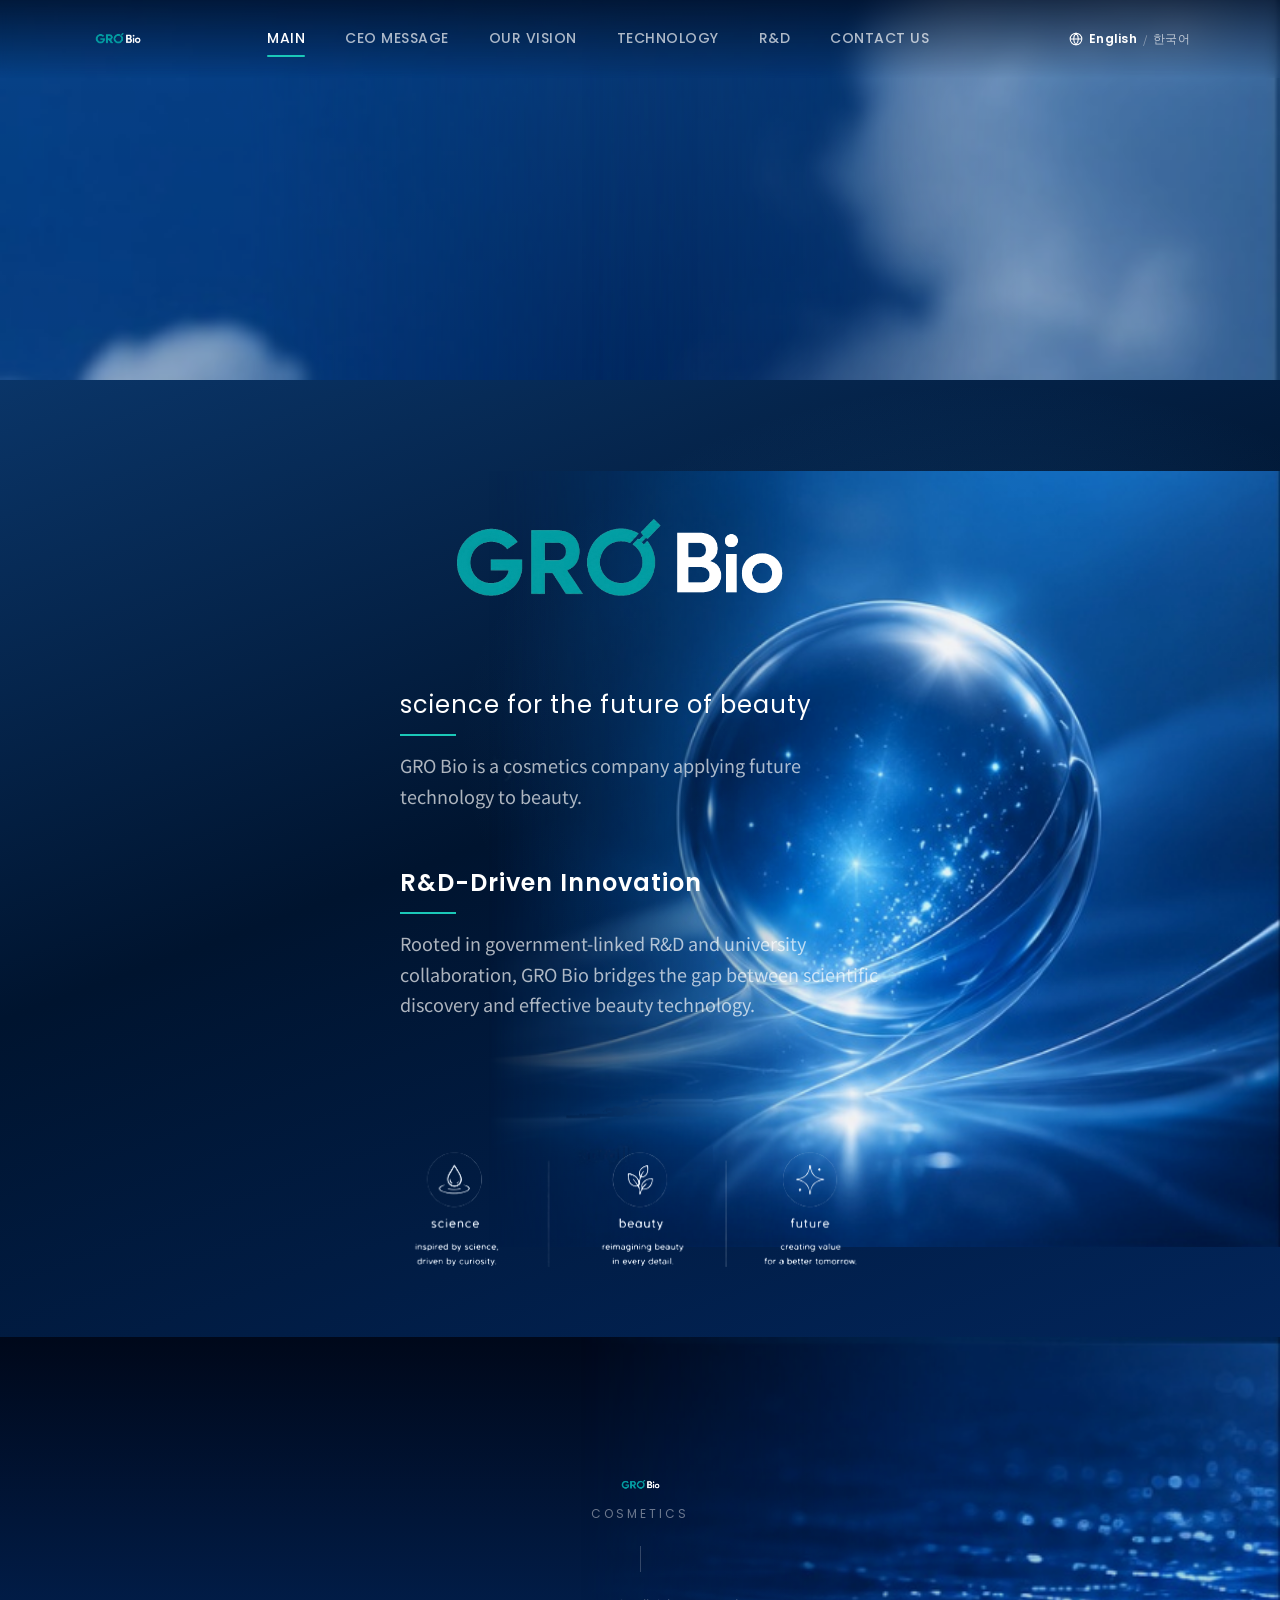
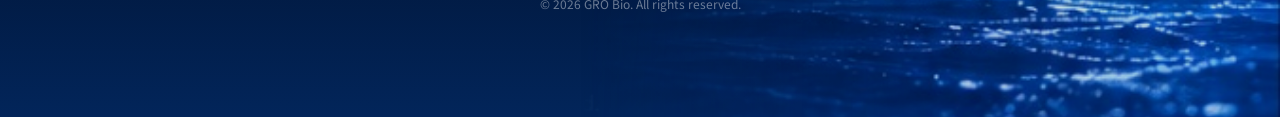
<file: index.html>
<!DOCTYPE html>
<html lang="en">
<head>
<meta charset="UTF-8">
<meta name="viewport" content="width=device-width, initial-scale=1.0">
<title>GRO Bio | science for the future of beauty</title>
<meta name="description" content="GRO Bio is a cosmetics company that applies future technology to beauty.">
<link rel="icon" href="assets/logo.png">
<link rel="stylesheet" href="style.css">
</head>
<body>

<header class="site-header">
  <div class="wrap">
    <a href="index.html" class="brand"><img src="assets/logo-white.png" alt="GRO Bio"></a>
    <nav class="nav-links">
      <a href="index.html" class="active eng"><span class="lang-en">MAIN</span><span class="lang-kr">메인</span></a>
      <a href="ceo.html" class="eng"><span class="lang-en">CEO MESSAGE</span><span class="lang-kr">CEO 인사</span></a>
      <a href="vision.html" class="eng"><span class="lang-en">OUR VISION</span><span class="lang-kr">비전</span></a>
      <a href="technology.html" class="eng"><span class="lang-en">TECHNOLOGY</span><span class="lang-kr">기술</span></a>
      <a href="rd.html" class="eng"><span class="lang-en">R&amp;D</span><span class="lang-kr">R&amp;D</span></a>
      <a href="contact.html" class="eng"><span class="lang-en">CONTACT US</span><span class="lang-kr">문의하기</span></a>
    </nav>
    <div class="lang-switch">
      <svg class="lang-globe" viewBox="0 0 24 24" fill="none" stroke="currentColor" stroke-width="1.8"><circle cx="12" cy="12" r="10"/><path d="M2 12h20M12 2a15.3 15.3 0 0 1 4 10 15.3 15.3 0 0 1-4 10 15.3 15.3 0 0 1-4-10 15.3 15.3 0 0 1 4-10z"/></svg>
      <button class="lang-btn" data-lang="en" onclick="setLang('en')">English</button>
      <span class="lang-sep">/</span>
      <button class="lang-btn" data-lang="kr" onclick="setLang('kr')">한국어</button>
    </div>
    <button class="nav-toggle" aria-label="Open menu"><span></span></button>
  </div>
</header>

<section class="sky-band">
  <div class="cloud-l"></div>
  <div class="cloud-r"></div>
</section>

<section class="hero">
  <div class="hero-orb"></div>
  <div class="wrap hero-inner">
    <img class="hero-mark" src="assets/logo-white.png" alt="GRO Bio">
    <p class="hero-tagline eng">science for the future of beauty</p>
    <div class="hero-rule"></div>
    <p class="hero-desc"><span class="lang-en">GRO Bio is a cosmetics company applying future technology to beauty.</span><span class="lang-kr">GRO Bio 는 새로운 기술과 솔루션으로 고객과 함께 합니다.</span></p>
    <p class="hero-tagline hero-tagline--rd"><span class="lang-en">R&amp;D-Driven Innovation</span><span class="lang-kr">R&amp;D 중심 혁신</span></p>
    <div class="hero-rule"></div>
    <p class="hero-desc"><span class="lang-en">Rooted in government-linked R&amp;D and university collaboration, GRO Bio bridges the gap between scientific discovery and effective beauty technology.</span><span class="lang-kr">정부 R&amp;D 사업과 국내 유수 대학과의 산학 협력을 통해 최신 과학을 뷰티 산업에 실현시킵니다.</span></p>
  </div>
  <div class="hero-pillars"><img src="assets/pillars-graphic.png" alt="science, beauty, future"></div>
</section>

<footer class="site-footer">
  <div class="footer-water"></div>
  <div class="wrap footer-inner">
    <img src="assets/logo-white.png" alt="GRO Bio">
    <div class="tag">cosmetics</div>
    <div class="footer-rule"></div>
    <div class="copyright">&copy; 2026 GRO Bio. All rights reserved.</div>
  </div>
</footer>

<script src="script.js"></script>
</body>
</html>
</file>
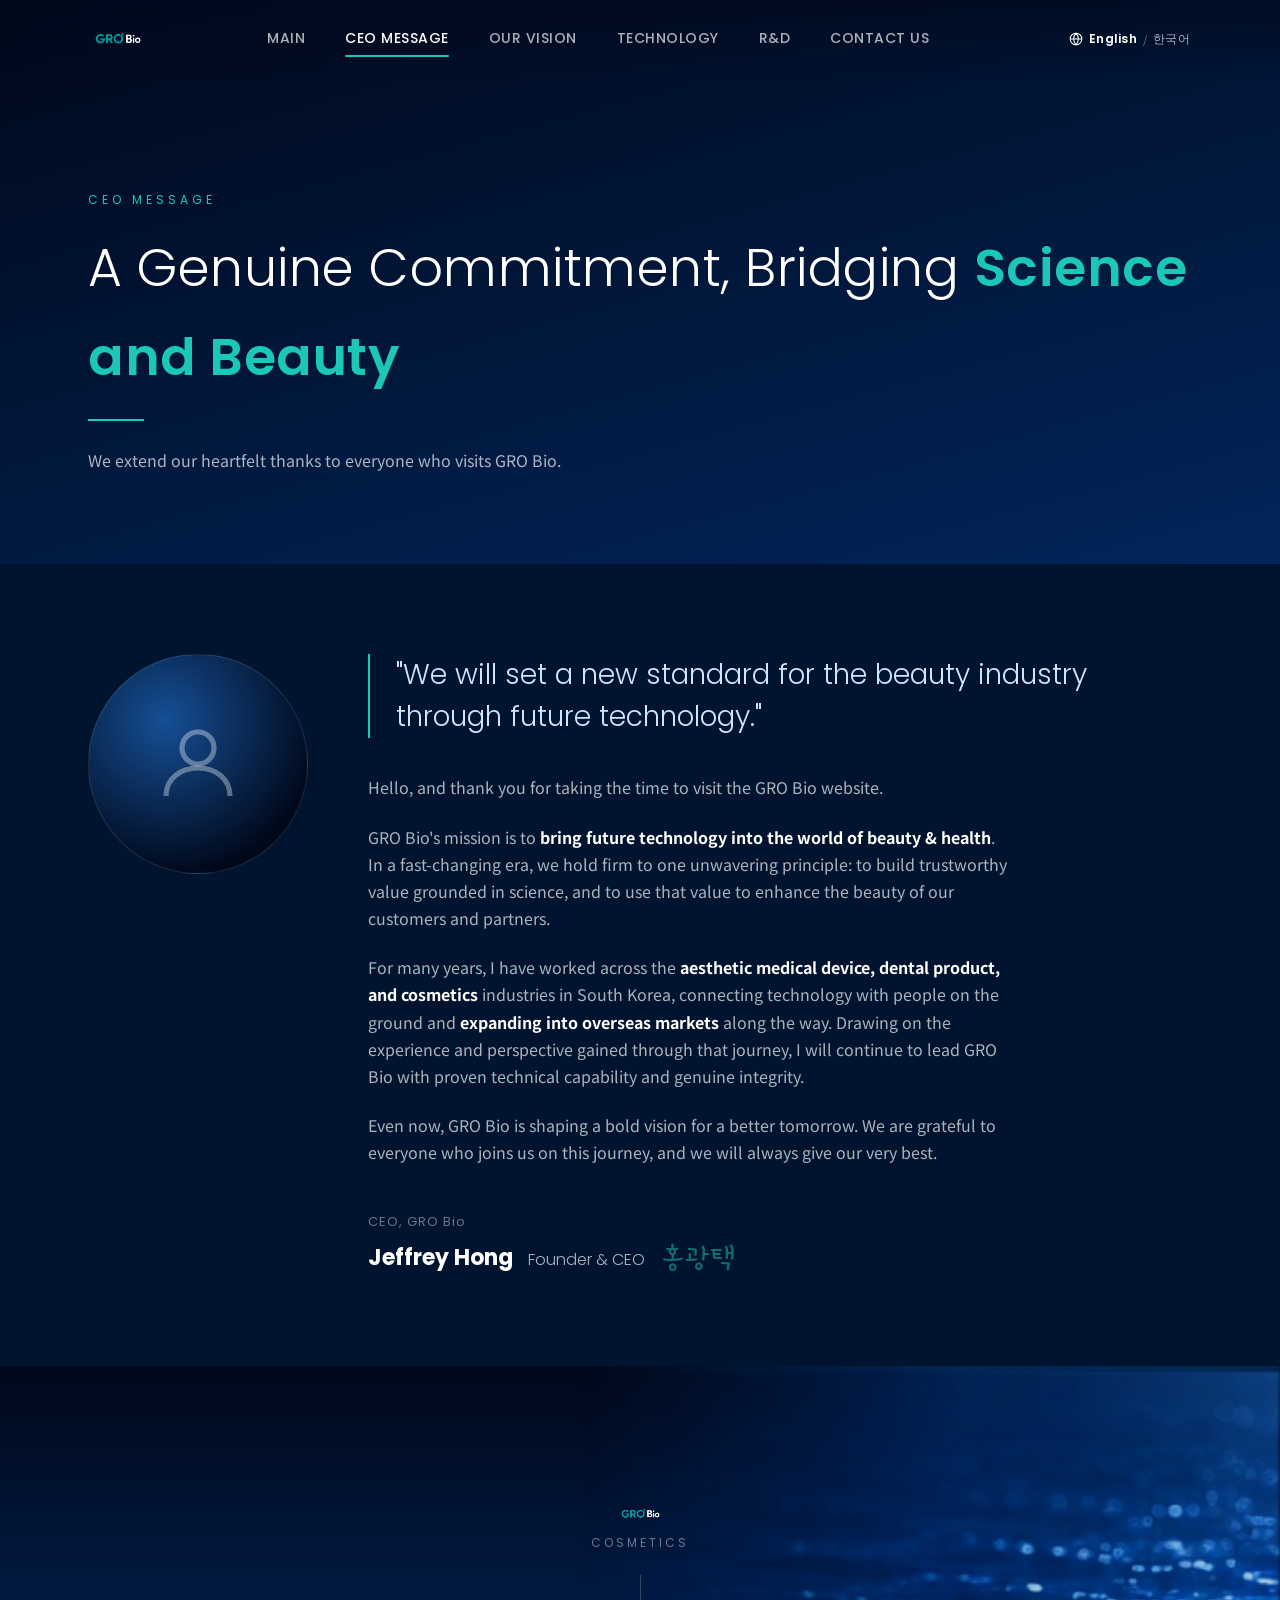
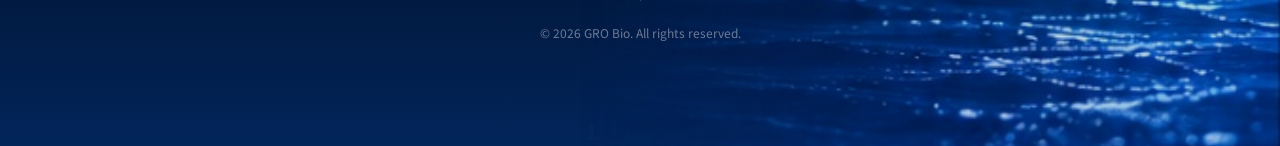
<file: ceo.html>
<!DOCTYPE html>
<html lang="en">
<head>
<meta charset="UTF-8">
<meta name="viewport" content="width=device-width, initial-scale=1.0">
<title>CEO Message | GRO Bio</title>
<meta name="description" content="A message from Jeffrey Hong, CEO of GRO Bio.">
<link rel="icon" href="assets/logo.png">
<link rel="stylesheet" href="style.css">
</head>
<body>

<header class="site-header solid">
  <div class="wrap">
    <a href="index.html" class="brand"><img src="assets/logo-white.png" alt="GRO Bio"></a>
    <nav class="nav-links">
      <a href="index.html" class="eng"><span class="lang-en">MAIN</span><span class="lang-kr">메인</span></a>
      <a href="ceo.html" class="active eng"><span class="lang-en">CEO MESSAGE</span><span class="lang-kr">CEO 인사</span></a>
      <a href="vision.html" class="eng"><span class="lang-en">OUR VISION</span><span class="lang-kr">비전</span></a>
      <a href="technology.html" class="eng"><span class="lang-en">TECHNOLOGY</span><span class="lang-kr">기술</span></a>
      <a href="rd.html" class="eng"><span class="lang-en">R&amp;D</span><span class="lang-kr">R&amp;D</span></a>
      <a href="contact.html" class="eng"><span class="lang-en">CONTACT US</span><span class="lang-kr">문의하기</span></a>
    </nav>
    <div class="lang-switch">
      <svg class="lang-globe" viewBox="0 0 24 24" fill="none" stroke="currentColor" stroke-width="1.8"><circle cx="12" cy="12" r="10"/><path d="M2 12h20M12 2a15.3 15.3 0 0 1 4 10 15.3 15.3 0 0 1-4 10 15.3 15.3 0 0 1-4-10 15.3 15.3 0 0 1 4-10z"/></svg>
      <button class="lang-btn" data-lang="en" onclick="setLang('en')">English</button>
      <span class="lang-sep">/</span>
      <button class="lang-btn" data-lang="kr" onclick="setLang('kr')">한국어</button>
    </div>
    <button class="nav-toggle" aria-label="Open menu"><span></span></button>
  </div>
</header>

<section class="page-hero">
  <div class="wrap">
    <div class="section-eyebrow">CEO MESSAGE</div>
    <h1 class="lang-en">A Genuine Commitment, Bridging <b>Science and Beauty</b></h1>
    <div class="page-hero-rule"></div>
    <p class="sub lang-en">We extend our heartfelt thanks to everyone who visits GRO Bio.</p>
  </div>
</section>

<section class="section">
  <div class="wrap">
    <div class="ceo-layout">
      <div class="ceo-portrait lang-en">
        <svg viewBox="0 0 24 24" fill="none" stroke="currentColor" stroke-width="1.3"><circle cx="12" cy="8" r="4"/><path d="M4 20c0-4.4 3.6-7 8-7s8 2.6 8 7"/></svg>
      </div>
      <div>
        <p class="ceo-quote"><span class="lang-en">"We will set a new standard for the beauty industry through future technology."</span><span class="lang-kr">"미래 기술로 뷰티 산업의 새로운 접근을 목표로 연구하고 있습니다."</span></p>
        <div class="ceo-body">
          <p><span class="lang-en">Hello, and thank you for taking the time to visit the GRO Bio website.</span><span class="lang-kr">안녕하세요, GRO Bio 홈페이지를 방문해 주셔서 감사합니다.</span></p>
          <p><span class="lang-en">GRO Bio's mission is to <strong>bring future technology into the world of beauty &amp; health</strong>. In a fast-changing era, we hold firm to one unwavering principle: to build trustworthy value grounded in science, and to use that value to enhance the beauty of our customers and partners.</span><span class="lang-kr">GRO Bio의 사명은 미래 기술을 뷰티&amp;헬스 분야에 구현하는 것입니다. 빠르게 변화하는 시대 속에서도 저희는 하나의 원칙을 지킵니다. 과학에 기반한 신뢰할 수 있는 가치를 만들고, 그 가치로 고객과 파트너의 아름다움을 더욱 빛나게 하는 것입니다.</span></p>
          <p><span class="lang-en">For many years, I have worked across the <strong>aesthetic medical device, dental product, and cosmetics</strong> industries in South Korea, connecting technology with people on the ground and <strong>expanding into overseas markets</strong> along the way. Drawing on the experience and perspective gained through that journey, I will continue to lead GRO Bio with proven technical capability and genuine integrity.</span><span class="lang-kr">우리는 오랜 시간 동안 피부미용, 화장품 산업을 아우르며 기술과 현장을 연결하고 해외 시장을 개척해 왔습니다. 그 과정에서 쌓아온 경험과 통찰을 바탕으로, GRO Bio를 검증된 기술력과 진정성으로 이끌어 나가겠습니다.</span></p>
          <p><span class="lang-en">Even now, GRO Bio is shaping a bold vision for a better tomorrow. We are grateful to everyone who joins us on this journey, and we will always give our very best.</span><span class="lang-kr">지금 이 순간에도 GRO Bio는 더 나은 내일을 위한 대담한 비전을 만들어가고 있습니다. 함께해 주시는 모든 분께 감사드리며, 언제나 최선을 다하겠습니다.</span></p>
        </div>
        <div class="signature">
          <div class="role eng">CEO, GRO Bio</div>
          <div class="name eng">Jeffrey Hong <span>Founder &amp; CEO</span> <span class="sig-kr">홍광택</span></div>
        </div>
      </div>
    </div>
  </div>
</section>

<footer class="site-footer">
  <div class="footer-water"></div>
  <div class="wrap footer-inner">
    <img src="assets/logo-white.png" alt="GRO Bio">
    <div class="tag">cosmetics</div>
    <div class="footer-rule"></div>
    <div class="copyright">&copy; 2026 GRO Bio. All rights reserved.</div>
  </div>
</footer>

<script src="script.js"></script>
</body>
</html>
</file>
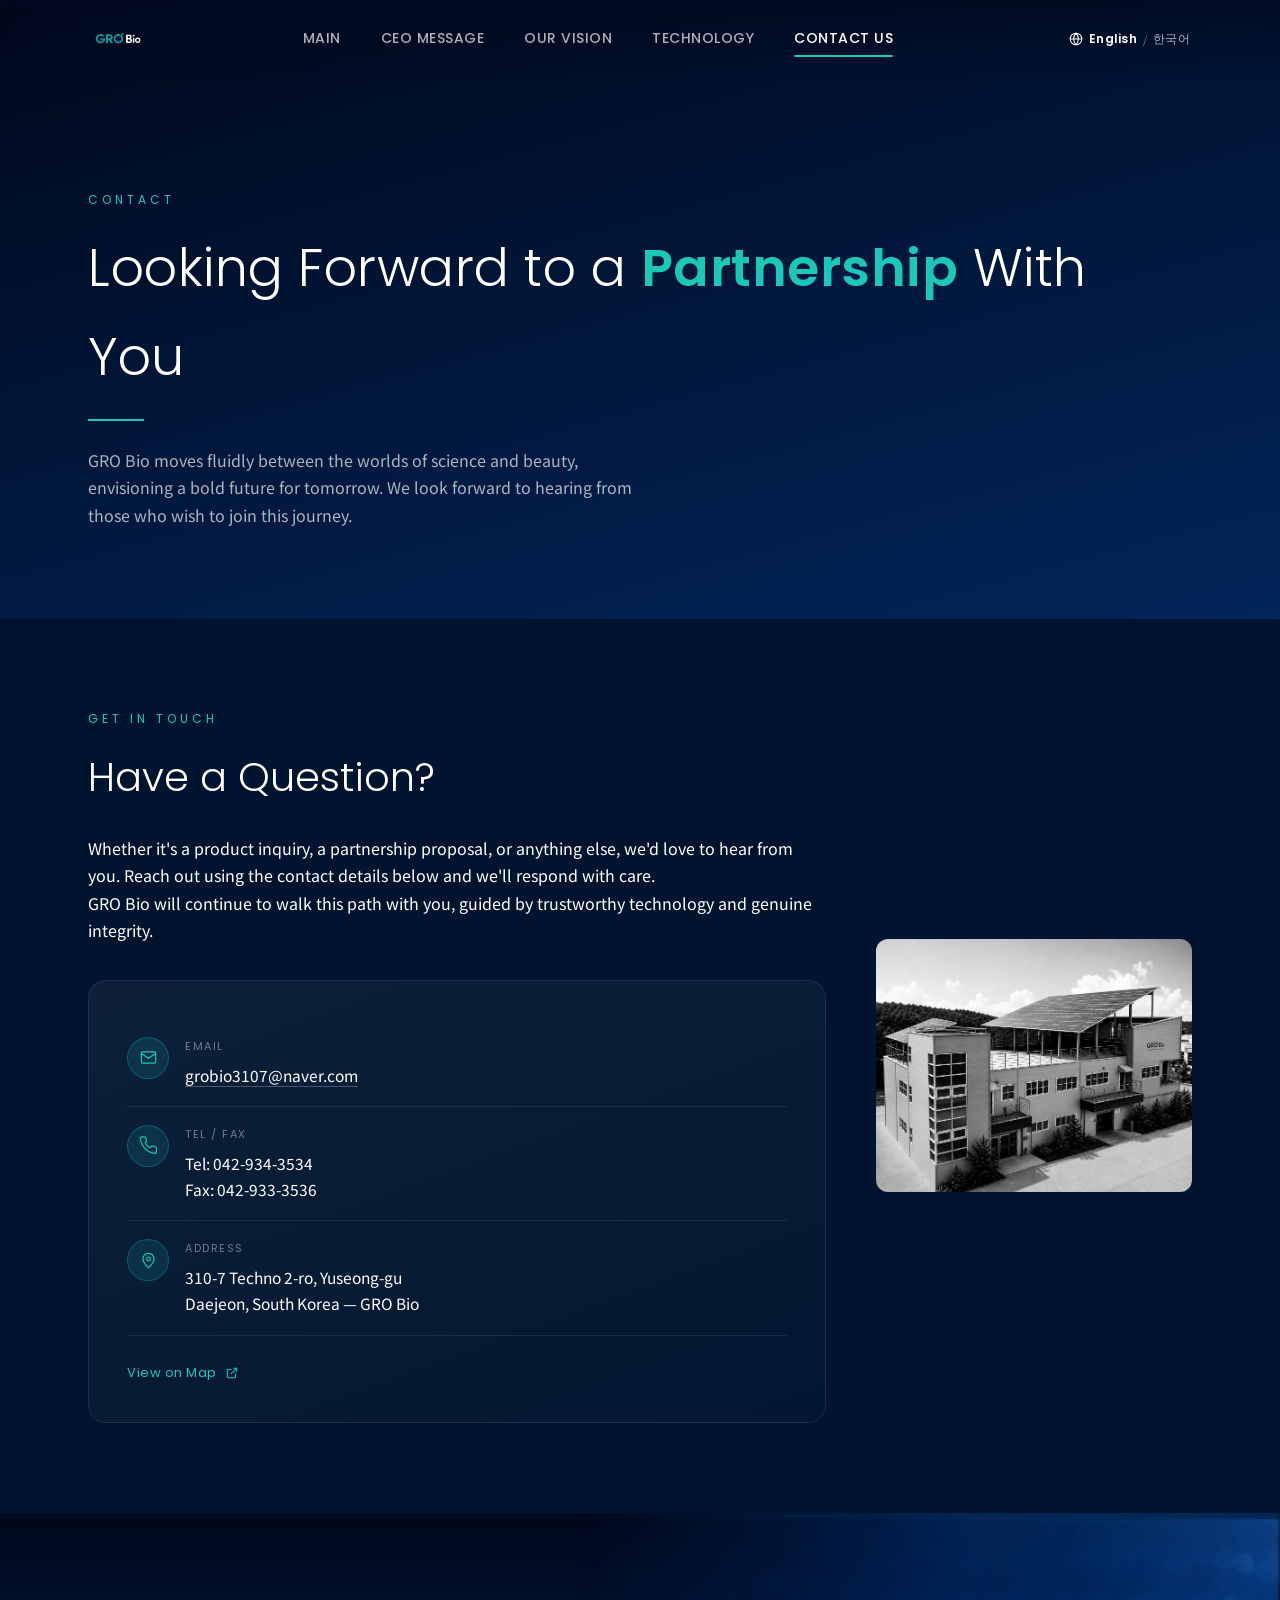
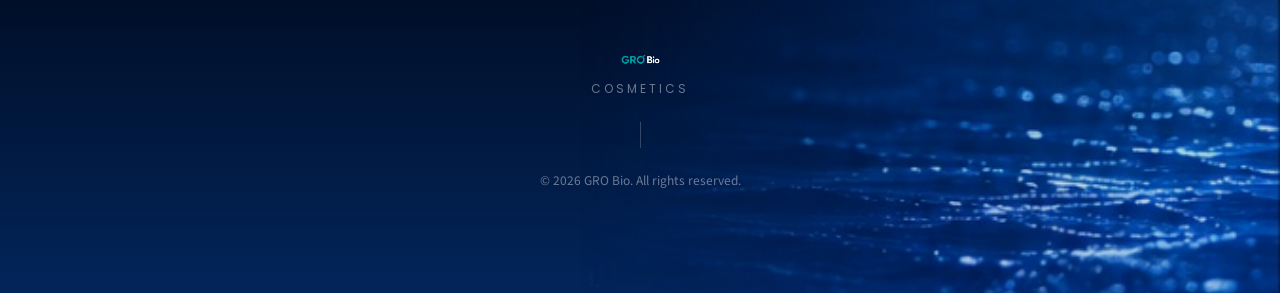
<file: contact.html>
<!DOCTYPE html>
<html lang="en">
<head>
<meta charset="UTF-8">
<meta name="viewport" content="width=device-width, initial-scale=1.0">
<title>Contact Us | GRO Bio</title>
<meta name="description" content="Get in touch with GRO Bio.">
<link rel="icon" href="assets/logo.png">
<link rel="stylesheet" href="style.css">
</head>
<body>

<header class="site-header solid">
  <div class="wrap">
    <a href="index.html" class="brand"><img src="assets/logo-white.png" alt="GRO Bio"></a>
    <nav class="nav-links">
      <a href="index.html" class="eng"><span class="lang-en">MAIN</span><span class="lang-kr">메인</span></a>
      <a href="ceo.html" class="eng"><span class="lang-en">CEO MESSAGE</span><span class="lang-kr">CEO 인사</span></a>
      <a href="vision.html" class="eng"><span class="lang-en">OUR VISION</span><span class="lang-kr">비전</span></a>
      <a href="technology.html" class="eng"><span class="lang-en">TECHNOLOGY</span><span class="lang-kr">기술</span></a>
      <a href="contact.html" class="active eng"><span class="lang-en">CONTACT US</span><span class="lang-kr">문의하기</span></a>
    </nav>
    <div class="lang-switch">
      <svg class="lang-globe" viewBox="0 0 24 24" fill="none" stroke="currentColor" stroke-width="1.8"><circle cx="12" cy="12" r="10"/><path d="M2 12h20M12 2a15.3 15.3 0 0 1 4 10 15.3 15.3 0 0 1-4 10 15.3 15.3 0 0 1-4-10 15.3 15.3 0 0 1 4-10z"/></svg>
      <button class="lang-btn" data-lang="en" onclick="setLang('en')">English</button>
      <span class="lang-sep">/</span>
      <button class="lang-btn" data-lang="kr" onclick="setLang('kr')">한국어</button>
    </div>
    <button class="nav-toggle" aria-label="Open menu"><span></span></button>
  </div>
</header>

<section class="page-hero">
  <div class="wrap">
    <div class="section-eyebrow">CONTACT</div>
    <h1><span class="lang-en">Looking Forward to a <b>Partnership</b> With You</span><span class="lang-kr">함께할 <b>파트너</b>분들을 기다립니다</span></h1>
    <div class="page-hero-rule"></div>
    <p class="sub"><span class="lang-en">GRO Bio moves fluidly between the worlds of science and beauty, envisioning a bold future for tomorrow. We look forward to hearing from those who wish to join this journey.</span><span class="lang-kr">GRO Bio는 과학과 뷰티의 조화로움으로 내일을 향한 큰 비전을 실현시켜 나가고 있습니다.<br>이 여정에 함께하고자 하시는 분의 연락을 기다립니다.</span></p>
  </div>
</section>

<section class="section">
  <div class="wrap">
    <div class="contact-grid">

      <!-- 텍스트 (데스크탑: 왼쪽 상단, 모바일: 1번째) -->
      <div class="contact-text">
        <div class="section-eyebrow"><span class="lang-en">GET IN TOUCH</span><span class="lang-kr">문의</span></div>
        <h2 class="section-title" style="margin-bottom:24px"><span class="lang-en">Have a Question?</span><span class="lang-kr">제휴 및 도입 문의</span></h2>
        <p><span class="lang-en">Whether it's a product inquiry, a partnership proposal, or anything else, we'd love to hear from you. Reach out using the contact details below and we'll respond with care.</span><span class="lang-kr">제품 도입 문의, 파트너십 제안, 공동 연구 제안 등 궁금한 사항은<br>아래 연락처로 연락 주시면 감사하겠습니다.</span></p>
        <p><span class="lang-en">GRO Bio will continue to walk this path with you, guided by trustworthy technology and genuine integrity.</span></p>
      </div>

      <!-- 사진 (데스크탑: 오른쪽, 모바일: 2번째) -->
      <div class="contact-photo-col">
        <img src="assets/회사 전경 사진.png" alt="GRO Bio Office" class="company-photo">
      </div>

      <!-- 이메일/주소 (데스크탑: 왼쪽 하단, 모바일: 3번째/마지막) -->
      <div class="contact-card" style="margin-top:0">
        <div class="contact-item">
          <div class="ic">
            <svg viewBox="0 0 24 24" fill="none" stroke="currentColor" stroke-width="1.5"><rect x="3" y="5" width="18" height="14" rx="2"/><path d="M3 7l9 6 9-6"/></svg>
          </div>
          <div>
            <div class="label eng"><span class="lang-en">Email</span><span class="lang-kr">이메일</span></div>
            <div class="value"><a href="mailto:grobio3107@naver.com">grobio3107@naver.com</a></div>
          </div>
        </div>
        <div class="contact-item">
          <div class="ic">
            <svg viewBox="0 0 24 24" fill="none" stroke="currentColor" stroke-width="1.5"><path d="M22 16.92v3a2 2 0 0 1-2.18 2 19.79 19.79 0 0 1-8.63-3.07A19.5 19.5 0 0 1 4.69 12 19.79 19.79 0 0 1 1.65 3.4 2 2 0 0 1 3.62 1.22h3a2 2 0 0 1 2 1.72 12.84 12.84 0 0 0 .7 2.81 2 2 0 0 1-.45 2.11L7.91 8.78a16 16 0 0 0 6 6l1.72-1.72a2 2 0 0 1 2.11-.45 12.84 12.84 0 0 0 2.81.7A2 2 0 0 1 22 15.09z"/></svg>
          </div>
          <div>
            <div class="label eng"><span class="lang-en">Tel / Fax</span><span class="lang-kr">전화 / 팩스</span></div>
            <div class="value">Tel: 042-934-3534<br>Fax: 042-933-3536</div>
          </div>
        </div>
        <div class="contact-item">
          <div class="ic">
            <svg viewBox="0 0 24 24" fill="none" stroke="currentColor" stroke-width="1.5"><path d="M12 21s7-6.1 7-11a7 7 0 1 0-14 0c0 4.9 7 11 7 11z"/><circle cx="12" cy="10" r="2.4"/></svg>
          </div>
          <div>
            <div class="label eng"><span class="lang-en">Address</span><span class="lang-kr">주소</span></div>
            <div class="value"><span class="lang-en">310-7 Techno 2-ro, Yuseong-gu<br>Daejeon, South Korea &mdash; GRO Bio</span><span class="lang-kr">대전광역시 유성구 테크노2로 310-7</span></div>
          </div>
        </div>
        <a class="map-link" target="_blank" rel="noopener" href="https://www.google.com/maps/search/?api=1&amp;query=%EB%8C%80%EC%A0%84%EA%B4%91%EC%97%AD%EC%8B%9C+%EC%9C%A0%EC%84%B1%EA%B5%AC+%ED%85%8C%ED%81%AC%EB%85%B82%EB%A1%9C+310-7">
          <span class="lang-en">View on Map</span><span class="lang-kr">지도에서 보기</span>
          <svg viewBox="0 0 24 24" fill="none" stroke="currentColor" stroke-width="1.8"><path d="M14 4h6v6"/><path d="M20 4L10 14"/><path d="M18 13v6a1 1 0 0 1-1 1H5a1 1 0 0 1-1-1V7a1 1 0 0 1 1-1h6"/></svg>
        </a>
      </div>

    </div>
  </div>
</section>

<footer class="site-footer">
  <div class="footer-water"></div>
  <div class="wrap footer-inner">
    <img src="assets/logo-white.png" alt="GRO Bio">
    <div class="tag">cosmetics</div>
    <div class="footer-rule"></div>
    <div class="copyright">&copy; 2026 GRO Bio. All rights reserved.</div>
  </div>
</footer>

<script src="script.js"></script>
</body>
</html>
</file>
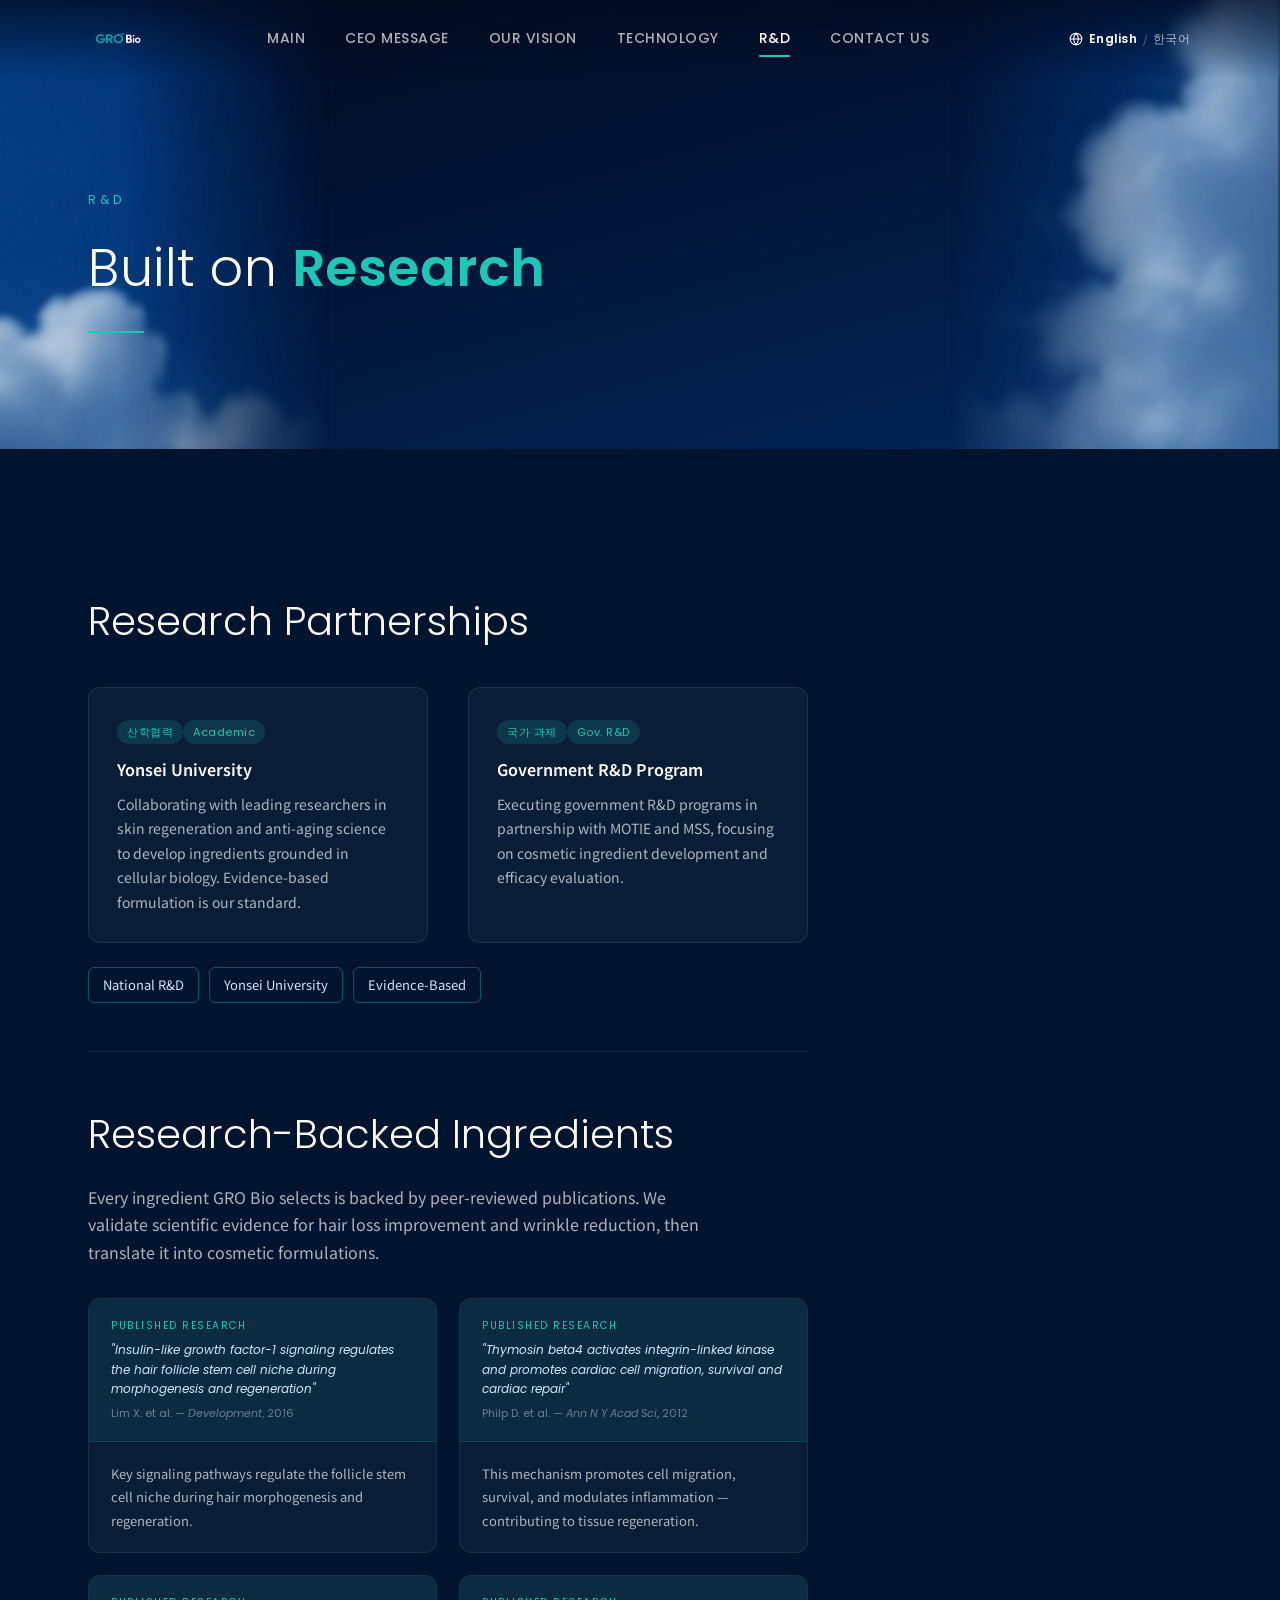
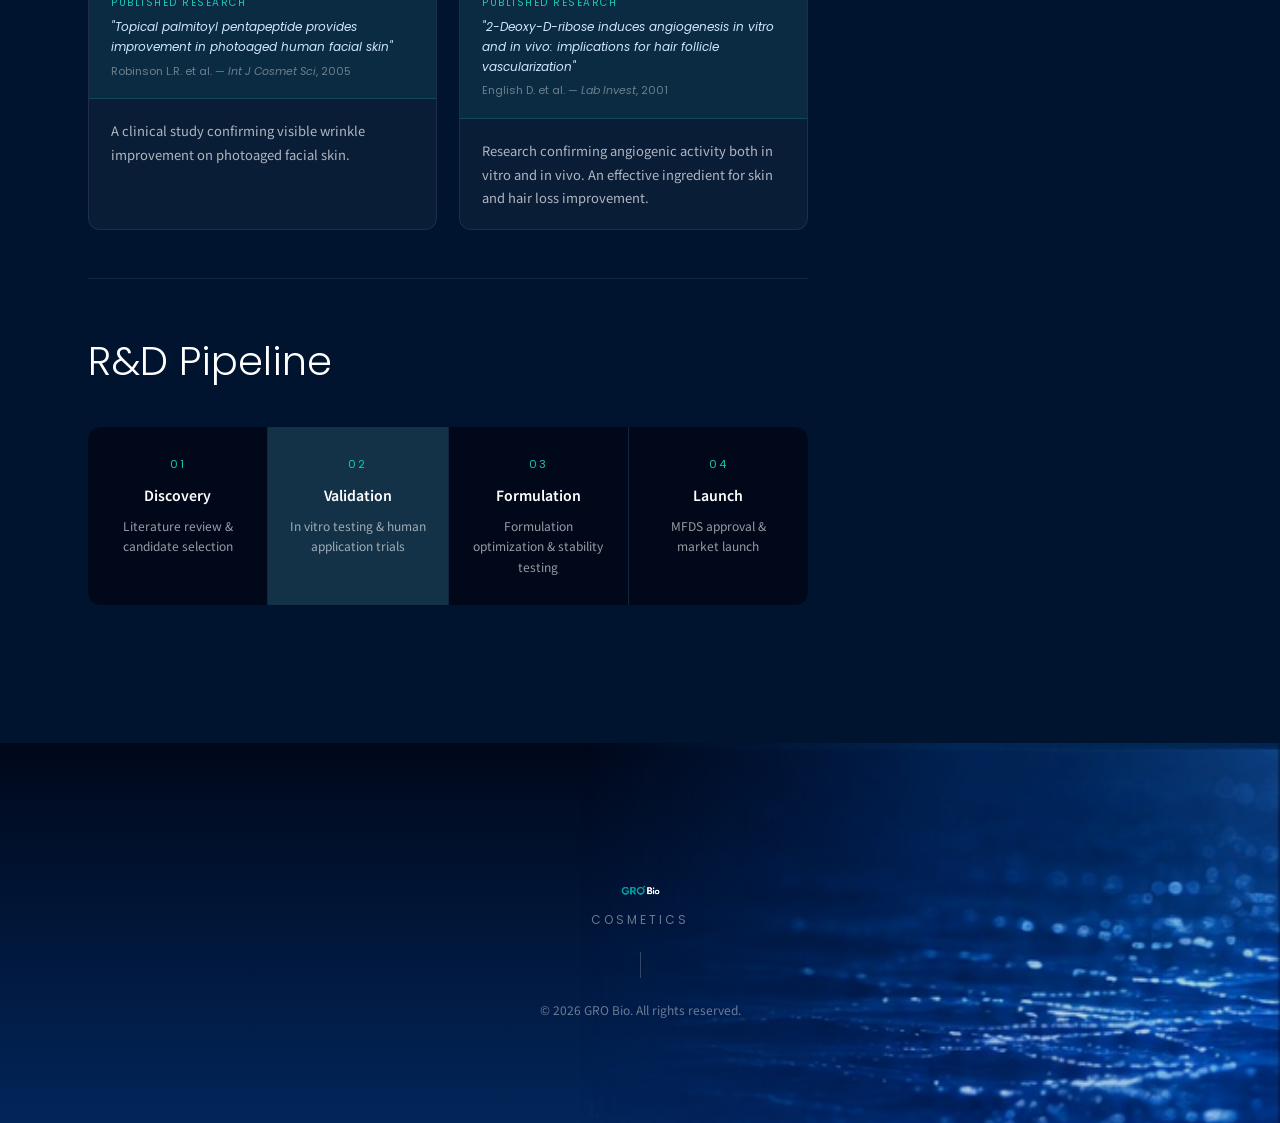
<file: rd.html>
<!DOCTYPE html>
<html lang="en">
<head>
<meta charset="UTF-8">
<meta name="viewport" content="width=device-width, initial-scale=1.0">
<title>R&amp;D | GRO Bio</title>
<meta name="description" content="GRO Bio conducts R&D in collaboration with Yonsei University and government-funded programs.">
<link rel="icon" href="assets/logo.png">
<link rel="stylesheet" href="style.css">
<style>
/* R&D 페이지 전용 추가 스타일 */
.rd-collab-grid{display:grid;grid-template-columns:1fr 1fr;gap:40px;margin-top:32px}
.rd-card{background:rgba(255,255,255,.04);border:1px solid rgba(255,255,255,.09);border-radius:12px;padding:28px;transition:.2s}
.rd-card:hover{border-color:rgba(27,200,184,.35);background:rgba(27,200,184,.04)}
.rd-card .rd-tag{display:inline-block;background:rgba(27,200,184,.15);color:#1bc8b8;font-size:11px;font-family:'Poppins',sans-serif;letter-spacing:.5px;padding:3px 10px;border-radius:20px;margin-bottom:12px}
.rd-card h4{font-size:16px;font-weight:600;margin-bottom:8px}
.rd-card p{font-size:14px;color:rgba(255,255,255,.68);line-height:1.75}
.badge-row{display:flex;gap:10px;flex-wrap:wrap;margin-top:24px}
.rd-badge{display:inline-flex;align-items:center;gap:7px;border:1px solid rgba(27,200,184,.35);border-radius:6px;padding:6px 14px;font-size:13px;color:#cfe6ff}

.paper-cards{display:grid;grid-template-columns:repeat(2,1fr);gap:22px;margin-top:32px}
.paper-card{background:rgba(255,255,255,.04);border:1px solid rgba(255,255,255,.08);border-radius:12px;overflow:hidden}
.paper-top{background:rgba(27,200,184,.08);border-bottom:1px solid rgba(27,200,184,.2);padding:18px 22px}
.paper-top .plabel{font-family:'Poppins',sans-serif;font-size:10px;letter-spacing:1.5px;text-transform:uppercase;color:#1bc8b8;margin-bottom:6px}
.paper-top .ptitle{font-family:'Poppins',sans-serif;font-size:12px;color:#cfe6ff;line-height:1.65;font-style:italic}
.paper-top .pmeta{font-family:'Poppins',sans-serif;font-size:11px;color:rgba(255,255,255,.4);margin-top:5px}
.paper-body{padding:20px 22px;font-size:13px;color:rgba(255,255,255,.68);line-height:1.8}

.pipeline-row{display:grid;grid-template-columns:repeat(4,1fr);gap:1px;background:rgba(255,255,255,.07);border-radius:12px;overflow:hidden;margin-top:32px}
.pipe-step{background:#00081a;padding:28px 20px;text-align:center}
.pipe-step .pnum{font-family:'Poppins',sans-serif;font-size:11px;color:#1bc8b8;letter-spacing:2px;margin-bottom:10px}
.pipe-step h4{font-size:14px;font-weight:600;margin-bottom:8px}
.pipe-step p{font-size:12px;color:rgba(255,255,255,.6)}
.pipe-step.on{background:rgba(27,200,184,.08)}

@media(max-width:900px){
  .rd-collab-grid{grid-template-columns:1fr}
  .paper-cards{grid-template-columns:1fr}
  .pipeline-row{grid-template-columns:1fr 1fr}
}
@media(max-width:560px){
  .pipeline-row{grid-template-columns:1fr}
}
</style>
</head>
<body>

<header class="site-header solid">
  <div class="wrap">
    <a href="index.html" class="brand"><img src="assets/logo-white.png" alt="GRO Bio"></a>
    <nav class="nav-links">
      <a href="index.html" class="eng"><span class="lang-en">MAIN</span><span class="lang-kr">메인</span></a>
      <a href="ceo.html" class="eng"><span class="lang-en">CEO MESSAGE</span><span class="lang-kr">CEO 인사</span></a>
      <a href="vision.html" class="eng"><span class="lang-en">OUR VISION</span><span class="lang-kr">비전</span></a>
      <a href="technology.html" class="eng"><span class="lang-en">TECHNOLOGY</span><span class="lang-kr">기술</span></a>
      <a href="rd.html" class="active eng"><span class="lang-en">R&amp;D</span><span class="lang-kr">R&amp;D</span></a>
      <a href="contact.html" class="eng"><span class="lang-en">CONTACT US</span><span class="lang-kr">문의하기</span></a>
    </nav>
    <div class="lang-switch">
      <svg class="lang-globe" viewBox="0 0 24 24" fill="none" stroke="currentColor" stroke-width="1.8"><circle cx="12" cy="12" r="10"/><path d="M2 12h20M12 2a15.3 15.3 0 0 1 4 10 15.3 15.3 0 0 1-4 10 15.3 15.3 0 0 1-4-10 15.3 15.3 0 0 1 4-10z"/></svg>
      <button class="lang-btn" data-lang="en" onclick="setLang('en')">English</button>
      <span class="lang-sep">/</span>
      <button class="lang-btn" data-lang="kr" onclick="setLang('kr')">한국어</button>
    </div>
    <button class="nav-toggle" aria-label="Open menu"><span></span></button>
  </div>
</header>

<section class="page-hero">
  <div class="cloud-l"></div>
  <div class="cloud-r"></div>
  <div class="wrap">
    <div class="section-eyebrow">R&amp;D</div>
    <h1><span class="lang-en">Built on <b>Research</b></span><span class="lang-kr">연구 개발 중심의 <b>기업</b></span></h1>
    <div class="page-hero-rule"></div>
  </div>
</section>

<!-- 협력 기관 -->
<section class="section">
  <div class="wrap">
    <div class="tech-article">
      <div class="tech-item">
        <h2 class="section-title"><span class="lang-en">Research Partnerships</span><span class="lang-kr">연구 협력 기반</span></h2>
        <div class="rd-collab-grid">
          <div class="rd-card">
            <span class="rd-tag lang-kr">산학협력</span><span class="rd-tag lang-en">Academic</span>
            <h4 class="lang-kr">연세대학교</h4>
            <h4 class="lang-en">Yonsei University</h4>
            <p class="lang-kr">피부 재생 및 항노화 분야 연구진과 협력하여 세포 생물학적 근거를 갖춘 소재 연구를 진행합니다. 국내 유명 연구자들과 함께 과학적 근거 기반의 성분 개발을 추구합니다.</p>
            <p class="lang-en">Collaborating with leading researchers in skin regeneration and anti-aging science to develop ingredients grounded in cellular biology. Evidence-based formulation is our standard.</p>
          </div>
          <div class="rd-card">
            <span class="rd-tag lang-kr">국가 과제</span><span class="rd-tag lang-en">Gov. R&amp;D</span>
            <h4 class="lang-kr">정부 R&amp;D 사업</h4>
            <h4 class="lang-en">Government R&amp;D Program</h4>
            <p class="lang-kr">중소벤처기업부·산업통상자원부 등의 정부 R&amp;D 과제를 수행하며, 화장품 원료 개발 및 효능 평가 연구를 이어가고 있습니다.</p>
            <p class="lang-en">Executing government R&amp;D programs in partnership with MOTIE and MSS, focusing on cosmetic ingredient development and efficacy evaluation.</p>
          </div>
        </div>
        <div class="badge-row">
          <span class="rd-badge"><span class="lang-kr">국가 R&amp;D 과제</span><span class="lang-en">National R&amp;D</span></span>
          <span class="rd-badge"><span class="lang-kr">연세대학교 산학협력</span><span class="lang-en">Yonsei University</span></span>
          <span class="rd-badge"><span class="lang-kr">임상 근거 기반</span><span class="lang-en">Evidence-Based</span></span>
        </div>
      </div>

      <!-- 핵심 소재 -->
      <div class="tech-item">
        <h2 class="section-title"><span class="lang-en">Research-Backed Ingredients</span><span class="lang-kr">핵심 연구 소재</span></h2>
        <div class="ceo-body">
          <p><span class="lang-en">Every ingredient GRO Bio selects is backed by peer-reviewed publications. We validate scientific evidence for hair loss improvement and wrinkle reduction, then translate it into cosmetic formulations.</span><span class="lang-kr">GRO Bio가 선택한 소재는 국제 학술지에 게재된 연구 결과를 근거로 합니다. 탈모 개선과 주름 완화에 대한 과학적 가능성을 검증하고, 이를 화장품에 구현합니다.</span></p>
        </div>
        <div class="paper-cards">

          <div class="paper-card">
            <div class="paper-top">
              <p class="plabel">Published Research</p>
              <p class="ptitle">"Insulin-like growth factor-1 signaling regulates the hair follicle stem cell niche during morphogenesis and regeneration"</p>
              <p class="pmeta">Lim X. et al. — <em>Development</em>, 2016</p>
            </div>
            <div class="paper-body">
              <span class="lang-kr">모낭 줄기세포 환경을 조절하는 신호 경로가 모발 형성과 재생 과정에 핵심적으로 작용한다는 연구 결과입니다.</span>
              <span class="lang-en">Key signaling pathways regulate the follicle stem cell niche during hair morphogenesis and regeneration.</span>
            </div>
          </div>

          <div class="paper-card">
            <div class="paper-top">
              <p class="plabel">Published Research</p>
              <p class="ptitle">"Thymosin beta4 activates integrin-linked kinase and promotes cardiac cell migration, survival and cardiac repair"</p>
              <p class="pmeta">Philp D. et al. — <em>Ann N Y Acad Sci</em>, 2012</p>
            </div>
            <div class="paper-body">
              <span class="lang-kr">세포 이동과 생존을 촉진하고 염증 반응을 조절하는 기전이 조직 재생에 기여한다는 연구 결과입니다.</span>
              <span class="lang-en">This mechanism promotes cell migration, survival, and modulates inflammation — contributing to tissue regeneration.</span>
            </div>
          </div>

          <div class="paper-card">
            <div class="paper-top">
              <p class="plabel">Published Research</p>
              <p class="ptitle">"Topical palmitoyl pentapeptide provides improvement in photoaged human facial skin"</p>
              <p class="pmeta">Robinson L.R. et al. — <em>Int J Cosmet Sci</em>, 2005</p>
            </div>
            <div class="paper-body">
              <span class="lang-kr">광노화된 얼굴 피부에 도포 시 주름 개선 효과가 임상적으로 확인된 연구입니다.</span>
              <span class="lang-en">A clinical study confirming visible wrinkle improvement on photoaged facial skin.</span>
            </div>
          </div>

          <div class="paper-card">
            <div class="paper-top">
              <p class="plabel">Published Research</p>
              <p class="ptitle">"2-Deoxy-D-ribose induces angiogenesis in vitro and in vivo: implications for hair follicle vascularization"</p>
              <p class="pmeta">English D. et al. — <em>Lab Invest</em>, 2001</p>
            </div>
            <div class="paper-body">
              <span class="lang-kr">시험관 및 생체 내에서 혈관 신생을 유도하는 효과가 확인된 연구입니다. 피부와 탈모 개선에 효과적인 성분입니다.</span>
              <span class="lang-en">Research confirming angiogenic activity both in vitro and in vivo. An effective ingredient for skin and hair loss improvement.</span>
            </div>
          </div>

        </div>
      </div>

      <!-- 파이프라인 -->
      <div class="tech-item">
        <h2 class="section-title"><span class="lang-en">R&amp;D Pipeline</span><span class="lang-kr">연구 개발 단계</span></h2>
        <div class="pipeline-row">
          <div class="pipe-step">
            <p class="pnum">01</p>
            <h4 class="lang-kr">소재 발굴</h4>
            <h4 class="lang-en">Discovery</h4>
            <p class="lang-kr">문헌 연구 및 대학 협력을 통한 후보 소재 선별</p>
            <p class="lang-en">Literature review &amp; candidate selection</p>
          </div>
          <div class="pipe-step on">
            <p class="pnum">02</p>
            <h4 class="lang-kr">효능 검증</h4>
            <h4 class="lang-en">Validation</h4>
            <p class="lang-kr">세포 실험 및 인체적용시험을 통한 효능 확인</p>
            <p class="lang-en">In vitro testing &amp; human application trials</p>
          </div>
          <div class="pipe-step">
            <p class="pnum">03</p>
            <h4 class="lang-kr">조성 개발</h4>
            <h4 class="lang-en">Formulation</h4>
            <p class="lang-kr">화장품 원료 배합 최적화 및 안정성 테스트</p>
            <p class="lang-en">Formulation optimization &amp; stability testing</p>
          </div>
          <div class="pipe-step">
            <p class="pnum">04</p>
            <h4 class="lang-kr">제품 출시</h4>
            <h4 class="lang-en">Launch</h4>
            <p class="lang-kr">국가 인증 후 시장 출시</p>
            <p class="lang-en">MFDS approval &amp; market launch</p>
          </div>
        </div>
      </div>

    </div>
  </div>
</section>

<footer class="site-footer">
  <div class="footer-water"></div>
  <div class="wrap footer-inner">
    <img src="assets/logo-white.png" alt="GRO Bio">
    <div class="tag">cosmetics</div>
    <div class="footer-rule"></div>
    <div class="copyright">&copy; 2026 GRO Bio. All rights reserved.</div>
  </div>
</footer>

<script src="script.js"></script>
</body>
</html>
</file>
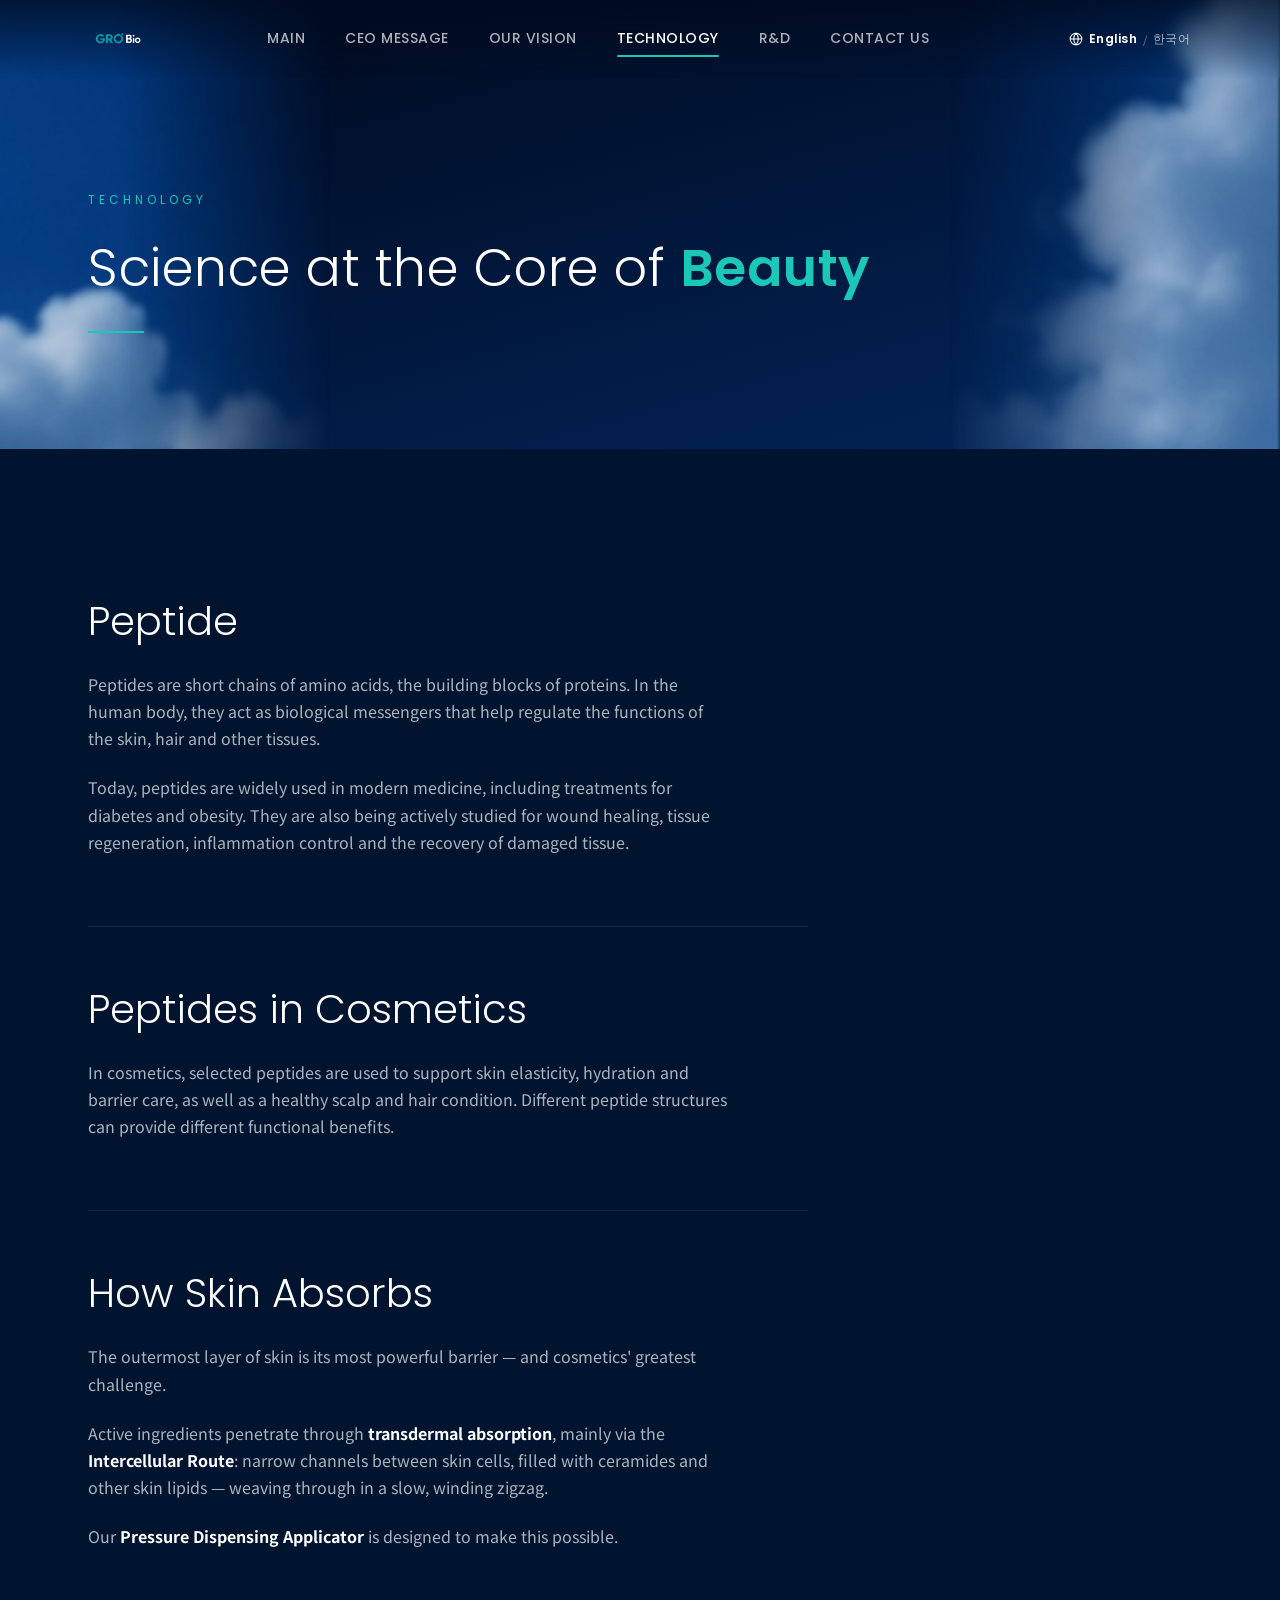
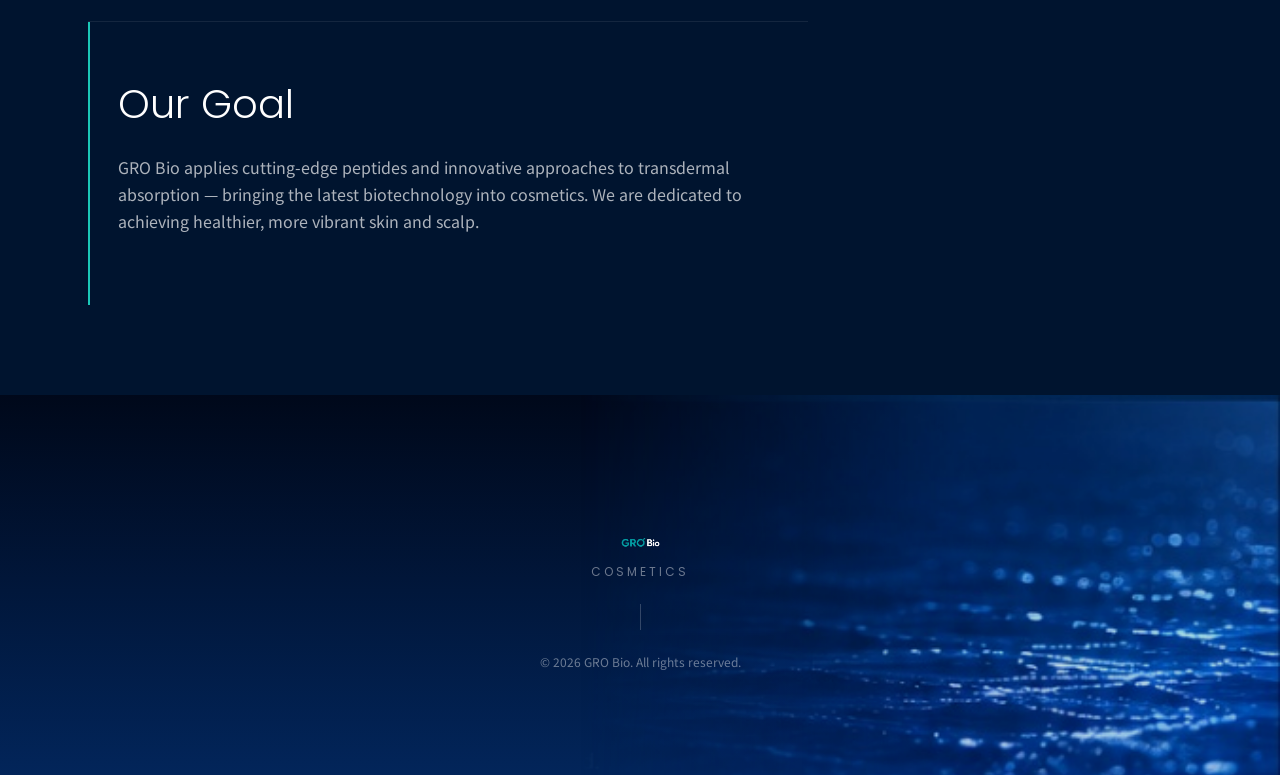
<file: technology.html>
<!DOCTYPE html>
<html lang="en">
<head>
<meta charset="UTF-8">
<meta name="viewport" content="width=device-width, initial-scale=1.0">
<title>Technology | GRO Bio</title>
<meta name="description" content="GRO Bio applies peptide science and biotechnology to create the beauty of tomorrow.">
<link rel="icon" href="assets/logo.png">
<link rel="stylesheet" href="style.css">
</head>
<body>

<header class="site-header solid">
  <div class="wrap">
    <a href="index.html" class="brand"><img src="assets/logo-white.png" alt="GRO Bio"></a>
    <nav class="nav-links">
      <a href="index.html" class="eng"><span class="lang-en">MAIN</span><span class="lang-kr">메인</span></a>
      <a href="ceo.html" class="eng"><span class="lang-en">CEO MESSAGE</span><span class="lang-kr">CEO 인사</span></a>
      <a href="vision.html" class="eng"><span class="lang-en">OUR VISION</span><span class="lang-kr">비전</span></a>
      <a href="technology.html" class="active eng"><span class="lang-en">TECHNOLOGY</span><span class="lang-kr">기술</span></a>
      <a href="rd.html" class="eng"><span class="lang-en">R&amp;D</span><span class="lang-kr">R&amp;D</span></a>
      <a href="contact.html" class="eng"><span class="lang-en">CONTACT US</span><span class="lang-kr">문의하기</span></a>
    </nav>
    <div class="lang-switch">
      <svg class="lang-globe" viewBox="0 0 24 24" fill="none" stroke="currentColor" stroke-width="1.8"><circle cx="12" cy="12" r="10"/><path d="M2 12h20M12 2a15.3 15.3 0 0 1 4 10 15.3 15.3 0 0 1-4 10 15.3 15.3 0 0 1-4-10 15.3 15.3 0 0 1 4-10z"/></svg>
      <button class="lang-btn" data-lang="en" onclick="setLang('en')">English</button>
      <span class="lang-sep">/</span>
      <button class="lang-btn" data-lang="kr" onclick="setLang('kr')">한국어</button>
    </div>
    <button class="nav-toggle" aria-label="Open menu"><span></span></button>
  </div>
</header>

<section class="page-hero">
  <div class="cloud-l"></div>
  <div class="cloud-r"></div>
  <div class="wrap">
    <div class="section-eyebrow">TECHNOLOGY</div>
    <h1><span class="lang-en">Science at the Core of <b>Beauty</b></span><span class="lang-kr">뷰티의 중심에 있는 <b>과학</b></span></h1>
    <div class="page-hero-rule"></div>
  </div>
</section>

<section class="section">
  <div class="wrap">
    <div class="tech-article">

      <div class="tech-item">
        <h2 class="section-title"><span class="lang-en">Peptide</span><span class="lang-kr">펩타이드</span></h2>
        <div class="ceo-body">
          <p><span class="lang-en">Peptides are short chains of amino acids, the building blocks of proteins. In the human body, they act as biological messengers that help regulate the functions of the skin, hair and other tissues.</span><span class="lang-kr">펩타이드는 단백질의 기본 구성 요소인 아미노산의 짧은 사슬입니다. 인체에서 피부, 모발 등 조직의 기능을 조절하는 생물학적 신호 전달자 역할을 합니다.</span></p>
          <p><span class="lang-en">Today, peptides are widely used in modern medicine, including treatments for diabetes and obesity. They are also being actively studied for wound healing, tissue regeneration, inflammation control and the recovery of damaged tissue.</span><span class="lang-kr">오늘날 펩타이드는 현대 의학에서도 널리 활용되며, 젊고 아름다운 피부와 모발을 위한 화장품 분야에서도 활발히 연구되고 있습니다.</span></p>
        </div>
      </div>

      <div class="tech-item">
        <h2 class="section-title"><span class="lang-en">Peptides in Cosmetics</span><span class="lang-kr">펩타이드 in Cosmetics</span></h2>
        <div class="ceo-body">
          <p><span class="lang-en">In cosmetics, selected peptides are used to support skin elasticity, hydration and barrier care, as well as a healthy scalp and hair condition. Different peptide structures can provide different functional benefits.</span><span class="lang-kr">선별된 펩타이드는 피부 탄력, 보습, 장벽 케어는 물론 두피와 모발의 건강한 상태를 지원하는 데 활용됩니다. 펩타이드의 종류에 따라 서로 다른 기능적 이점을 제공할 수 있습니다.</span></p>
        </div>
      </div>

      <div class="tech-item">
        <h2 class="section-title"><span class="lang-en">How Skin Absorbs</span><span class="lang-kr">피부는 어떻게 흡수하는가</span></h2>
        <div class="ceo-body">
          <p><span class="lang-en">The outermost layer of skin is its most powerful barrier — and cosmetics' greatest challenge.</span><span class="lang-kr">피부의 가장 바깥층은 강력한 보호막이자 화장품이 넘어야 할 가장 큰 장벽 (Stratum Corneum Barrier) 입니다.</span></p>
          <p><span class="lang-en">Active ingredients penetrate through <strong>transdermal absorption</strong>, mainly via the <strong>Intercellular Route</strong>: narrow channels between skin cells, filled with ceramides and other skin lipids — weaving through in a slow, winding zigzag.</span><span class="lang-kr">유효 성분은 <strong>경피 흡수</strong>를 통해 주로 <strong>Intercellular Route(세포 간 경로)</strong>로 침투합니다. 피부 세포 사이의 좁은 통로에는 ceramide와 다른 피부 지질이 촘촘히 채워져 있어, 성분은 이 지질층을 지그재그로 서서히 통과하게 됩니다.</span></p>
          <p><span class="lang-en">Our <strong>Pressure Dispensing Applicator</strong> is designed to make this possible.</span><span class="lang-kr">GRO Bio의 <strong>Pressure Dispensing Applicator</strong>는 이 과정이 가능하도록 설계되었습니다.</span></p>
        </div>
      </div>

      <div class="tech-item tech-item--goal">
        <h2 class="section-title"><span class="lang-en">Our Goal</span><span class="lang-kr">우리의 목표</span></h2>
        <div class="ceo-body">
          <p><span class="lang-en">GRO Bio applies cutting-edge peptides and innovative approaches to transdermal absorption — bringing the latest biotechnology into cosmetics. We are dedicated to achieving healthier, more vibrant skin and scalp.</span><span class="lang-kr">GRO Bio는 첨단 펩타이드들과 새로운 방식의 경피 흡수 등 최신 생명공학을 화장품에 적용합니다. 더 건강하고 생기 있는 피부와 두피를 구현하기 위해 노력합니다.</span></p>
        </div>
      </div>

    </div>
  </div>
</section>

<footer class="site-footer">
  <div class="footer-water"></div>
  <div class="wrap footer-inner">
    <img src="assets/logo-white.png" alt="GRO Bio">
    <div class="tag">cosmetics</div>
    <div class="footer-rule"></div>
    <div class="copyright">&copy; 2026 GRO Bio. All rights reserved.</div>
  </div>
</footer>

<script src="script.js"></script>
</body>
</html>
</file>
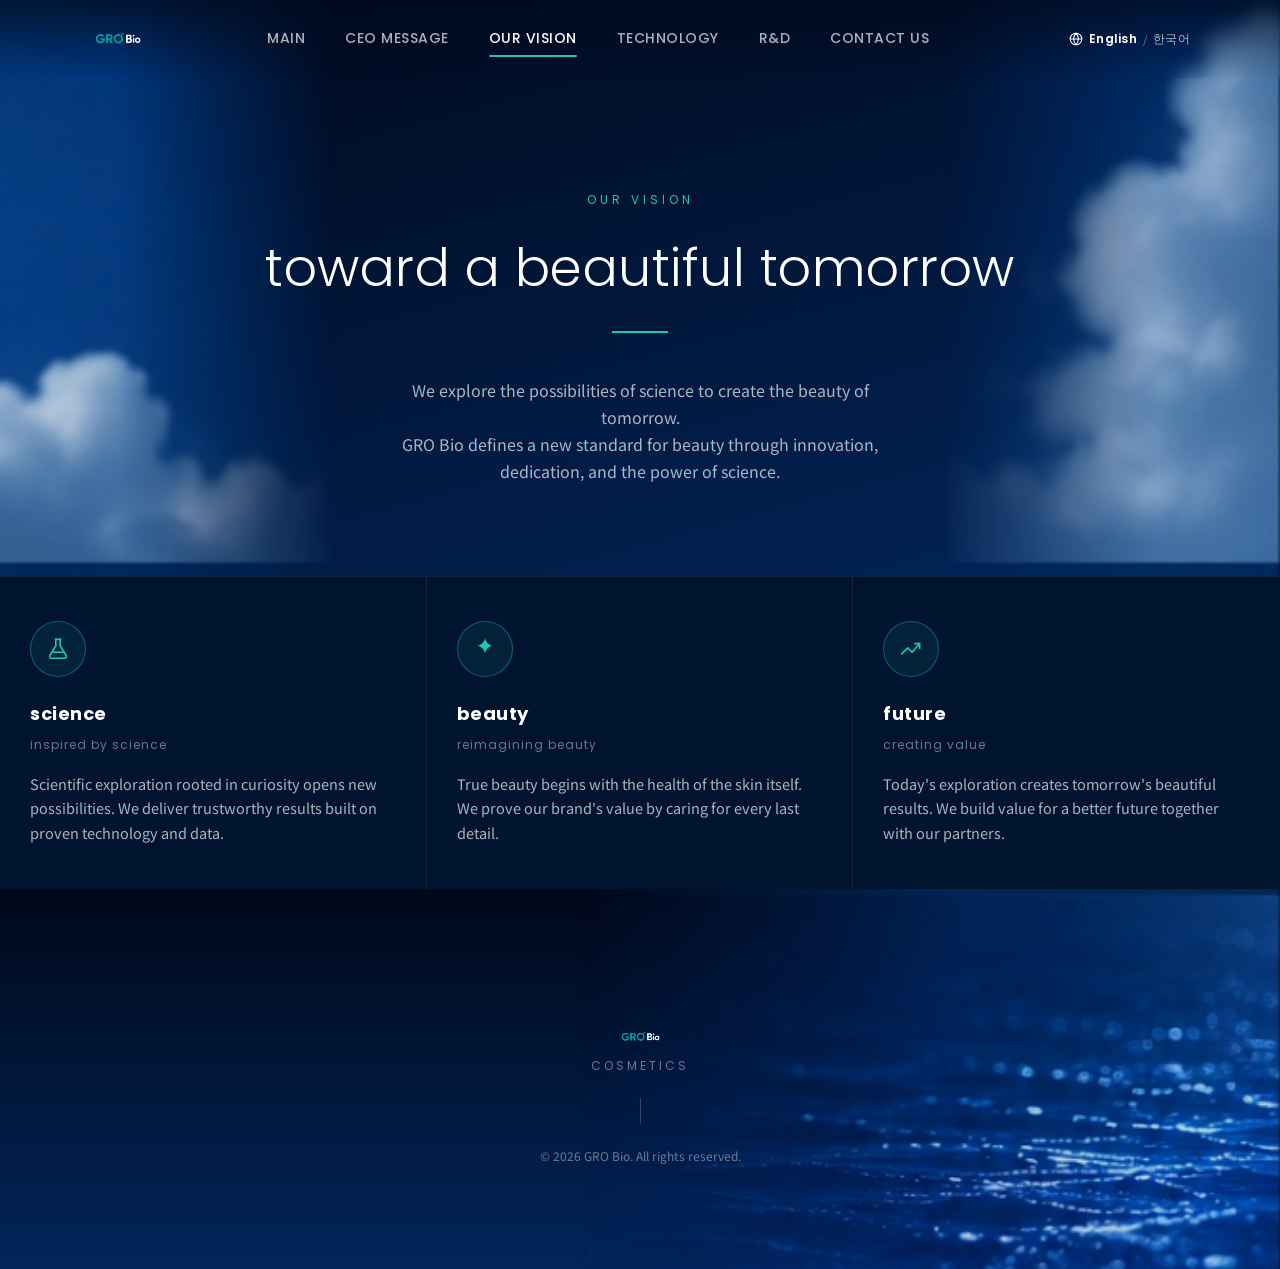
<file: vision.html>
<!DOCTYPE html>
<html lang="en">
<head>
<meta charset="UTF-8">
<meta name="viewport" content="width=device-width, initial-scale=1.0">
<title>Our Vision | GRO Bio</title>
<meta name="description" content="GRO Bio, a pioneer of the beauty industry powered by future technology.">
<link rel="icon" href="assets/logo.png">
<link rel="stylesheet" href="style.css">
</head>
<body>

<header class="site-header solid">
  <div class="wrap">
    <a href="index.html" class="brand"><img src="assets/logo-white.png" alt="GRO Bio"></a>
    <nav class="nav-links">
      <a href="index.html" class="eng"><span class="lang-en">MAIN</span><span class="lang-kr">메인</span></a>
      <a href="ceo.html" class="eng"><span class="lang-en">CEO MESSAGE</span><span class="lang-kr">CEO 인사</span></a>
      <a href="vision.html" class="active eng"><span class="lang-en">OUR VISION</span><span class="lang-kr">비전</span></a>
      <a href="technology.html" class="eng"><span class="lang-en">TECHNOLOGY</span><span class="lang-kr">기술</span></a>
      <a href="rd.html" class="eng"><span class="lang-en">R&amp;D</span><span class="lang-kr">R&amp;D</span></a>
      <a href="contact.html" class="eng"><span class="lang-en">CONTACT US</span><span class="lang-kr">문의하기</span></a>
    </nav>
    <div class="lang-switch">
      <svg class="lang-globe" viewBox="0 0 24 24" fill="none" stroke="currentColor" stroke-width="1.8"><circle cx="12" cy="12" r="10"/><path d="M2 12h20M12 2a15.3 15.3 0 0 1 4 10 15.3 15.3 0 0 1-4 10 15.3 15.3 0 0 1-4-10 15.3 15.3 0 0 1 4-10z"/></svg>
      <button class="lang-btn" data-lang="en" onclick="setLang('en')">English</button>
      <span class="lang-sep">/</span>
      <button class="lang-btn" data-lang="kr" onclick="setLang('kr')">한국어</button>
    </div>
    <button class="nav-toggle" aria-label="Open menu"><span></span></button>
  </div>
</header>

<section class="page-hero">
  <div class="cloud-l"></div>
  <div class="cloud-r"></div>
  <div class="wrap" style="text-align:center;display:flex;flex-direction:column;align-items:center">
    <div class="section-eyebrow"><span class="lang-en">OUR VISION</span><span class="lang-kr">비전</span></div>
    <h1 class="eng lang-en">toward a beautiful tomorrow</h1>
    <div class="page-hero-rule"></div>
    <p class="sub" style="max-width:520px"><span class="lang-en">We explore the possibilities of science to create the beauty of tomorrow.<br>GRO Bio defines a new standard for beauty through innovation, dedication, and the power of science.</span><span class="lang-kr">과학의 가능성을 탐구하여 내일의 아름다움을 만들어갑니다.<br>GRO Bio는 혁신과 열정, 그리고 과학의 힘으로 뷰티의 새로운 기준을 제시합니다.</span></p>
  </div>
</section>

<section class="section" style="padding:0">
  <div class="pillars">
    <div class="pillar">
      <div class="pillar-icon">
        <svg viewBox="0 0 24 24" fill="none" stroke="currentColor" stroke-width="1.5"><path d="M9 3h6"/><path d="M10 3v6l-5.5 9a1.7 1.7 0 0 0 1.5 2.5h12a1.7 1.7 0 0 0 1.5-2.5L14 9V3"/><path d="M7.5 15h9"/></svg>
      </div>
      <h3 class="eng">science</h3>
      <div class="kicker eng"><span class="lang-en">inspired by science</span><span class="lang-kr">과학에서 영감을 얻다</span></div>
      <p><span class="lang-en">Scientific exploration rooted in curiosity opens new possibilities. We deliver trustworthy results built on proven technology and data.</span><span class="lang-kr">호기심에서 출발한 과학적 탐구는 새로운 가능성을 열어줍니다. 검증된 기술과 데이터를 바탕으로 신뢰할 수 있는 결과를 제공합니다.</span></p>
    </div>
    <div class="pillar">
      <div class="pillar-icon">
        <svg viewBox="0 0 24 24" fill="currentColor"><path d="M12 2c1 4 3 6 7 7-4 1-6 3-7 7-1-4-3-6-7-7 4-1 6-3 7-7z"/></svg>
      </div>
      <h3 class="eng">beauty</h3>
      <div class="kicker eng"><span class="lang-en">reimagining beauty</span><span class="lang-kr">뷰티를 다시 상상하다</span></div>
      <p><span class="lang-en">True beauty begins with the health of the skin itself. We prove our brand's value by caring for every last detail.</span><span class="lang-kr">진정한 아름다움은 피부 건강에서 시작됩니다. 세심한 디테일로 브랜드의 가치를 증명합니다.</span></p>
    </div>
    <div class="pillar">
      <div class="pillar-icon">
        <svg viewBox="0 0 24 24" fill="none" stroke="currentColor" stroke-width="1.5"><path d="M3 17l6-6 4 4 7-8"/><path d="M15 7h5v5"/></svg>
      </div>
      <h3 class="eng">future</h3>
      <div class="kicker eng"><span class="lang-en">creating value</span><span class="lang-kr">가치를 만들다</span></div>
      <p><span class="lang-en">Today's exploration creates tomorrow's beautiful results. We build value for a better future together with our partners.</span><span class="lang-kr">오늘의 탐구가 내일의 아름다운 결실을 만듭니다. 파트너와 함께 더 나은 미래의 가치를 만들어갑니다.</span></p>
    </div>
  </div>
</section>


<footer class="site-footer">
  <div class="footer-water"></div>
  <div class="wrap footer-inner">
    <img src="assets/logo-white.png" alt="GRO Bio">
    <div class="tag">cosmetics</div>
    <div class="footer-rule"></div>
    <div class="copyright">&copy; 2026 GRO Bio. All rights reserved.</div>
  </div>
</footer>

<script src="script.js"></script>
</body>
</html>
</file>
<file: style.css>
@import url('https://fonts.googleapis.com/css2?family=Poppins:wght@300;400;500;600;700&family=Noto+Sans+KR:wght@300;400;500;700;900&family=Gamja+Flower&display=swap');

:root{
  --navy-950:#00081a;
  --navy-900:#00142f;
  --navy-800:#02255a;
  --navy-700:#0a3d7a;
  --navy-600:#154f96;
  --blue-accent:#2e8fe0;
  --teal:#1bc8b8;
  --ice:#cfe6ff;
  --white:#ffffff;
  --muted:rgba(255,255,255,.68);
  --faint:rgba(255,255,255,.42);
  --max:1160px;
}

*{margin:0;padding:0;box-sizing:border-box}

html{scroll-behavior:smooth}

body{
  font-family:'Noto Sans KR','Poppins',sans-serif;
  background:var(--navy-900);
  color:var(--white);
  line-height:1.7;
  overflow-x:hidden;
}

.eng{font-family:'Poppins','Noto Sans KR',sans-serif}

a{color:inherit;text-decoration:none}
img{max-width:100%;display:block}
ul{list-style:none}
button{font:inherit;cursor:pointer}

.wrap{max-width:var(--max);margin:0 auto;padding:0 28px}

/* ---------- Header ---------- */
.site-header{
  position:fixed;top:0;left:0;right:0;z-index:100;
  background:linear-gradient(180deg, rgba(0,10,30,.72) 0%, rgba(0,10,30,0) 100%);
  backdrop-filter:blur(6px);
  transition:background .3s ease;
}
.site-header.solid{
  background:rgba(0,15,40,.92);
  border-bottom:1px solid rgba(255,255,255,.08);
}
.site-header .wrap{
  display:flex;align-items:center;justify-content:space-between;
  height:78px;
}
.brand{display:flex;align-items:center;gap:10px}
.brand img{height:26px;width:auto}

.nav-links{display:flex;align-items:center;gap:40px}
.nav-links a{
  font-family:'Poppins',sans-serif;
  font-size:14px;letter-spacing:.5px;font-weight:500;
  color:var(--muted);
  position:relative;
  padding:6px 0;
  transition:color .2s ease;
}
.nav-links a:hover,.nav-links a.active{color:var(--white)}
.nav-links a.active::after{
  content:'';position:absolute;left:0;right:0;bottom:0;height:2px;
  background:var(--teal);border-radius:2px;
}

.nav-toggle{
  display:none;
  width:40px;height:40px;border-radius:8px;border:none;background:transparent;
  position:relative;
  z-index:110;
}
.nav-toggle span{
  display:block;width:22px;height:2px;background:var(--white);margin:0 auto;
  position:relative;transition:transform .25s ease,opacity .25s ease;
}
.nav-toggle span::before,.nav-toggle span::after{
  content:'';position:absolute;left:0;width:22px;height:2px;background:var(--white);transition:transform .25s ease,top .25s ease;
}
.nav-toggle span::before{top:-7px}
.nav-toggle span::after{top:7px}
.nav-toggle.open span{background:transparent}
.nav-toggle.open span::before{top:0;transform:rotate(45deg)}
.nav-toggle.open span::after{top:0;transform:rotate(-45deg)}

/* ---------- Sky band (home, top) ---------- */
.sky-band{
  position:relative;
  height:380px;
  overflow:hidden;
  background:linear-gradient(180deg, var(--navy-700) 0%, var(--navy-800) 100%);
}

/* ---------- Hero ---------- */
.hero{
  position:relative;
  min-height:760px;
  display:flex;flex-direction:column;justify-content:center;
  background:
    radial-gradient(ellipse 900px 600px at 78% 38%, rgba(46,143,224,.25), transparent 60%),
    linear-gradient(160deg, #0a3568 0%, var(--navy-900) 45%, var(--navy-800) 100%);
  overflow:hidden;
}
.hero-orb{
  position:absolute;top:0;right:0;height:100%;width:62%;
  background-image:url('assets/hero-orb.png');
  background-repeat:no-repeat;
  background-position:right center;
  background-size:contain;
  opacity:.95;
  pointer-events:none;
  z-index:0;
}
.hero-inner{position:relative;z-index:2;padding:90px 0 60px}
.hero-mark{width:min(430px,72vw);margin-bottom:26px}
.hero-tagline{
  font-family:'Poppins',sans-serif;font-weight:400;font-size:clamp(18px,2.6vw,24px);
  letter-spacing:1px;color:var(--white);margin-bottom:8px;
}
.hero-tagline--rd{font-weight:600;margin-top:52px}
.hero-rule{width:56px;height:2px;background:var(--teal);margin-bottom:14px}
.hero-desc{
  font-size:clamp(15px,1.8vw,18px);color:var(--muted);font-weight:400;max-width:480px;
}
.hero-desc strong{color:var(--white);font-weight:700}

.hero-pillars{
  position:relative;z-index:2;
  width:min(640px,90vw);
  margin:48px auto 40px;
}
.hero-pillars img{width:100%;height:auto;display:block}

.section-eyebrow{
  font-family:'Poppins',sans-serif;font-size:12px;letter-spacing:4px;color:var(--teal);
  text-transform:uppercase;margin-bottom:14px;
}
.section-title{
  font-family:'Poppins',sans-serif;font-weight:300;font-size:clamp(26px,4vw,40px);
  margin-bottom:16px;color:var(--white);
}
.section-title b{font-weight:600;color:var(--teal)}
.section-lead{color:var(--muted);max-width:560px;margin-bottom:56px;font-size:16px}

/* ---------- Page hero (inner pages) ---------- */
.page-hero{
  position:relative;
  padding:190px 0 90px;
  background:linear-gradient(165deg, var(--navy-950) 0%, var(--navy-800) 100%);
  overflow:hidden;
}
.page-hero .wrap{position:relative;z-index:2}
.page-hero-rule{width:56px;height:2px;background:var(--teal);margin:18px 0 26px}
.page-hero h1{
  font-family:'Poppins',sans-serif;font-weight:300;font-size:clamp(30px,5vw,52px);
  letter-spacing:.5px;
}
.page-hero h1 b{font-weight:600;color:var(--teal)}
.page-hero .sub{color:var(--muted);margin-top:18px;max-width:560px;font-size:16px}

.cloud-l,.cloud-r{position:absolute;top:0;height:100%;width:26%;pointer-events:none;opacity:.9}
.cloud-l{left:0;background:url('assets/vision-cloud-l.png') left center/cover no-repeat}
.cloud-r{right:0;background:url('assets/vision-cloud-r.png') right center/cover no-repeat}
.sky-band .cloud-l,.sky-band .cloud-r{height:100%;width:55%;opacity:.75}

/* ---------- Generic content section ---------- */
.section{padding:90px 0;position:relative}
.section.alt{background:var(--navy-950)}

/* ---------- CEO page ---------- */
.ceo-layout{display:grid;grid-template-columns:220px 1fr;gap:60px;align-items:start}
.ceo-portrait{
  width:220px;height:220px;border-radius:50%;
  background:radial-gradient(circle at 35% 30%, var(--navy-600), var(--navy-950) 75%);
  border:1px solid rgba(255,255,255,.12);
  display:flex;align-items:center;justify-content:center;
  color:rgba(255,255,255,.35);
}
.ceo-portrait svg{width:96px;height:96px}
.ceo-quote{
  font-family:'Poppins',sans-serif;font-weight:300;font-size:clamp(20px,2.6vw,28px);
  color:var(--ice);line-height:1.5;margin-bottom:36px;position:relative;padding-left:26px;
  border-left:2px solid var(--teal);
}
.ceo-body p{color:var(--muted);font-size:16px;margin-bottom:22px;max-width:640px}
.ceo-body strong{color:var(--white)}
.signature{margin-top:44px}
.signature .role{font-size:13px;color:var(--faint);letter-spacing:1px;margin-bottom:6px;font-family:'Poppins',sans-serif}
.signature .name{font-size:22px;font-weight:700}
.signature .name span{font-weight:300;color:var(--muted);font-size:16px;margin-left:10px;font-family:'Poppins',sans-serif}
.signature .name .sig-kr{font-family:'Gamja Flower',cursive;color:rgba(27,200,184,.5);font-size:31px;font-weight:400;line-height:1;margin-left:10px;vertical-align:middle}

/* ---------- Vision pillars ---------- */
.pillars{display:grid;grid-template-columns:repeat(3,1fr);gap:0;border-top:1px solid rgba(255,255,255,.08)}
.pillar{padding:44px 30px;border-right:1px solid rgba(255,255,255,.08)}
.pillar:last-child{border-right:none}
.pillar-icon{
  width:56px;height:56px;border-radius:50%;
  border:1px solid rgba(27,200,184,.4);background:rgba(27,200,184,.08);
  display:flex;align-items:center;justify-content:center;color:var(--teal);margin-bottom:22px;
}
.pillar-icon svg{width:26px;height:26px}
.pillar h3{font-family:'Poppins',sans-serif;font-size:18px;letter-spacing:.5px;margin-bottom:6px}
.pillar .kicker{font-size:12px;color:var(--faint);font-family:'Poppins',sans-serif;letter-spacing:1px;margin-bottom:16px}
.pillar p{color:var(--muted);font-size:14.5px}

.vision-statement{
  text-align:center;padding:70px 0;
}
.vision-statement .wordmark{font-family:'Poppins',sans-serif;font-weight:300;font-size:clamp(22px,3.4vw,34px);color:var(--white)}
.vision-statement .tag{font-family:'Poppins',sans-serif;font-size:13px;letter-spacing:3px;color:var(--faint);margin-top:8px;text-transform:uppercase}

/* ---------- Language toggle ---------- */
.lang-kr{display:none}
html[data-lang="kr"] .lang-kr{display:inline}
html[data-lang="kr"] .lang-en{display:none}

.lang-globe{width:14px;height:14px;color:var(--white);flex-shrink:0}

/* Korean-mode layout overrides */
html[data-lang="kr"] .ceo-layout{grid-template-columns:1fr}
html[data-lang="kr"] .page-hero .sub{max-width:780px;font-size:15px}
.lang-switch{display:flex;align-items:center;gap:4px;margin-left:20px;flex-shrink:0}
.lang-btn{
  background:none;border:none;color:var(--muted);cursor:pointer;
  font-size:12px;font-family:'Poppins',sans-serif;padding:4px 2px;
  letter-spacing:.3px;transition:color .2s;
}
.lang-btn:hover,.lang-btn.active{color:var(--white);font-weight:600}
.lang-sep{color:var(--faint);font-size:11px}

/* ---------- Technology page ---------- */
.tech-article{max-width:720px}
.tech-item{padding:48px 0;border-bottom:1px solid rgba(255,255,255,.08)}
.tech-item:last-child{border-bottom:none}
.tech-item--goal{padding-left:28px;border-left:2px solid var(--teal);border-bottom:none}

/* ---------- Contact page ---------- */
.contact-grid{
  display:grid;
  grid-template-columns:1.4fr 0.6fr;
  grid-template-rows:auto auto;
  gap:36px 50px;
}
.contact-text{grid-column:1;grid-row:1}
.contact-photo-col{grid-column:2;grid-row:1/3;display:flex;align-items:center}
.contact-grid>.contact-card{grid-column:1;grid-row:2}
.company-photo{width:100%;height:auto;display:block;border-radius:12px}
.contact-lead p{color:var(--muted);font-size:16px;margin-bottom:18px;max-width:520px}
.contact-card{
  background:linear-gradient(160deg, rgba(255,255,255,.05), rgba(255,255,255,.015));
  border:1px solid rgba(255,255,255,.08);border-radius:18px;padding:38px;
}
.contact-item{display:flex;gap:16px;padding:18px 0;border-bottom:1px solid rgba(255,255,255,.08)}
.contact-item:last-child{border-bottom:none}
.contact-item .ic{
  width:42px;height:42px;border-radius:50%;flex:none;
  background:rgba(27,200,184,.12);border:1px solid rgba(27,200,184,.3);
  display:flex;align-items:center;justify-content:center;color:var(--teal);
}
.contact-item .ic svg{width:19px;height:19px}
.contact-item .label{font-family:'Poppins',sans-serif;font-size:11px;letter-spacing:1.5px;color:var(--faint);text-transform:uppercase;margin-bottom:6px}
.contact-item .value{font-size:15.5px;color:var(--white)}
.contact-item .value a{border-bottom:1px solid rgba(255,255,255,.25)}
.contact-item .value a:hover{color:var(--teal);border-color:var(--teal)}
.map-link{
  display:inline-flex;align-items:center;gap:8px;margin-top:26px;
  font-family:'Poppins',sans-serif;font-size:13px;color:var(--teal);letter-spacing:.5px;
}
.map-link svg{width:14px;height:14px}

/* ---------- Footer ---------- */
.site-footer{
  position:relative;
  background:linear-gradient(180deg, var(--navy-950) 0%, var(--navy-800) 100%);
  padding:64px 0 30px;
  overflow:hidden;
  min-height:380px;
  display:flex;align-items:center;
}
.footer-water{
  position:absolute;right:0;top:0;height:380px;width:55%;
  background:url('assets/footer-water.png') right center/cover no-repeat;
  opacity:.85;pointer-events:none;
}
.footer-inner{position:relative;z-index:2;text-align:center}
.footer-inner img{height:22px;margin:0 auto 8px}
.footer-inner .tag{font-family:'Poppins',sans-serif;font-size:12px;letter-spacing:3px;color:var(--faint);text-transform:uppercase;margin-bottom:22px}
.footer-rule{width:1px;height:26px;background:rgba(255,255,255,.2);margin:22px auto 22px}
.copyright{font-size:12px;color:var(--faint)}

/* ---------- Responsive ---------- */
@media (max-width:900px){
  .ceo-layout{grid-template-columns:1fr;}
  .ceo-portrait{width:140px;height:140px}
  .ceo-portrait svg{width:60px;height:60px}
  .pillars{grid-template-columns:1fr}
  .pillar{border-right:none;border-bottom:1px solid rgba(255,255,255,.08)}
  .contact-grid{grid-template-columns:1fr}
  .contact-text{grid-column:1;grid-row:1}
  .contact-photo-col{grid-column:1;grid-row:2;padding-top:0;display:flex;justify-content:center}
  .contact-photo-col .company-photo{width:67%}
  .contact-grid>.contact-card{grid-column:1;grid-row:3}
  .hero-orb{width:80%;opacity:.55;background-position:right center}
}

@media (max-width:720px){
  .nav-toggle{display:block}
  .nav-links{
    position:fixed;top:0;right:0;height:100vh;width:min(78vw,320px);
    background:rgba(0,10,28,.98);backdrop-filter:blur(10px);
    flex-direction:column;align-items:flex-start;justify-content:center;gap:30px;
    padding:0 40px;
    transform:translateX(100%);transition:transform .3s ease;
    z-index:105;
  }
  .nav-links.open{transform:translateX(0)}
  .nav-links a{font-size:18px}
  .page-hero{padding:150px 0 60px}
  .footer-water{width:100%;opacity:.35}
  .sky-band{height:220px}
  .hero{min-height:440px}
  .site-footer{min-height:220px}
  .footer-water{height:220px}
}

@media (max-width:480px){
  .wrap{padding:0 20px}
  .hero-mark{width:78vw}
  .contact-card{padding:26px}
}
</file>
